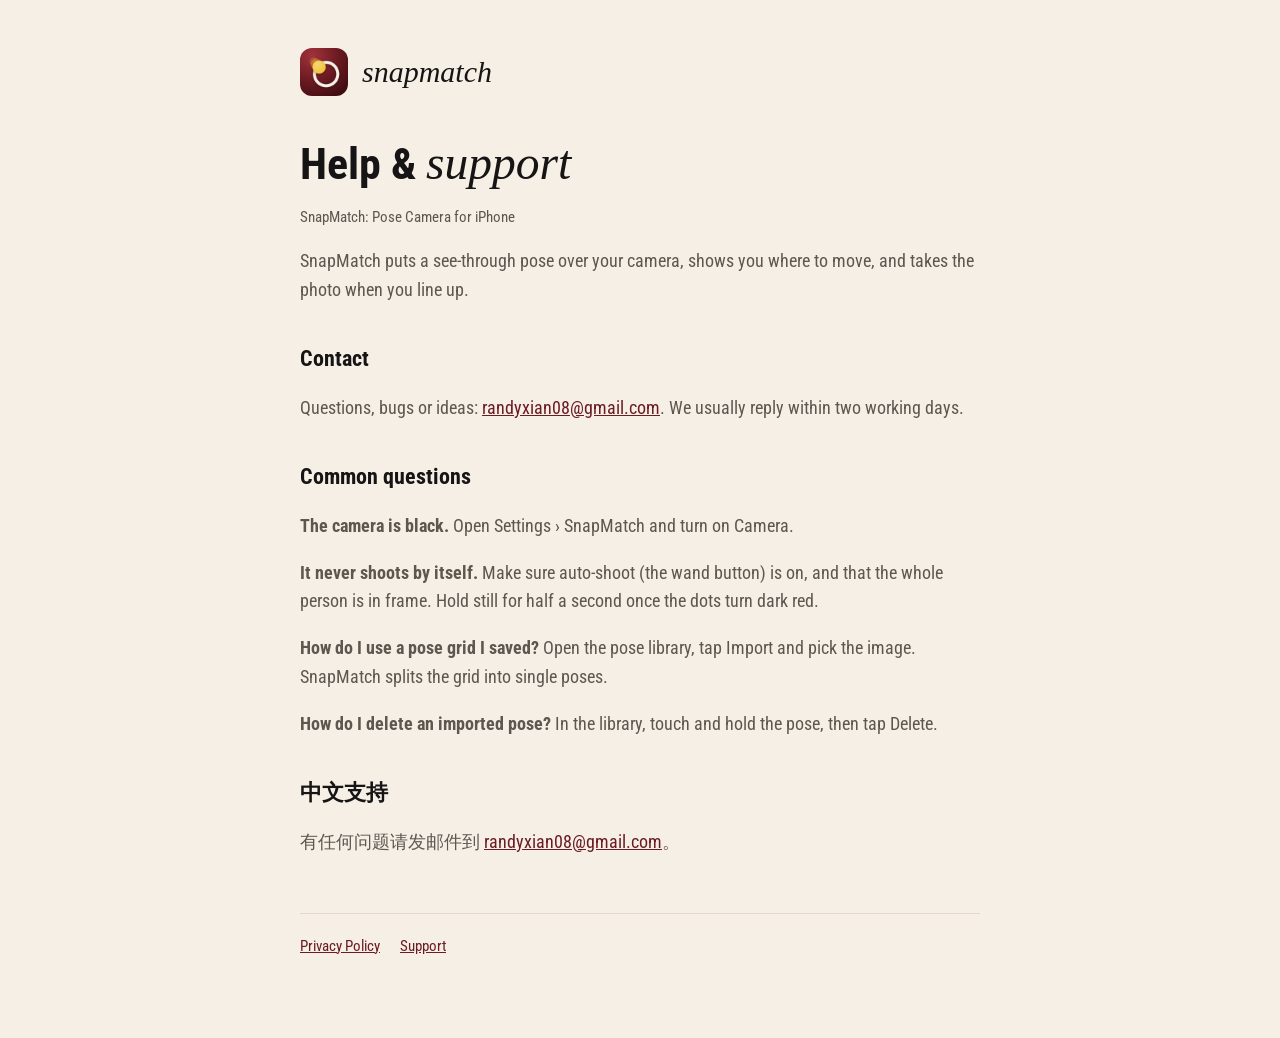
<file: index.html>
<!doctype html><html lang="en"><head><meta charset="utf-8"><meta name="viewport" content="width=device-width,initial-scale=1">
<title>SnapMatch Support</title><link rel="stylesheet" href="style.css"></head><body><main>
<header><img src="icon.png" alt=""><a href="./">snapmatch</a></header>
<h1>Help &amp; <em>support</em></h1>
<p class="meta">SnapMatch: Pose Camera for iPhone</p>
<p>SnapMatch puts a see-through pose over your camera, shows you where to move, and takes the photo when you line up.</p>
<h2>Contact</h2>
<p>Questions, bugs or ideas: <a href="mailto:randyxian08@gmail.com">randyxian08@gmail.com</a>. We usually reply within two working days.</p>
<h2>Common questions</h2>
<p><b>The camera is black.</b> Open Settings › SnapMatch and turn on Camera.</p>
<p><b>It never shoots by itself.</b> Make sure auto-shoot (the wand button) is on, and that the whole person is in frame. Hold still for half a second once the dots turn dark red.</p>
<p><b>How do I use a pose grid I saved?</b> Open the pose library, tap Import and pick the image. SnapMatch splits the grid into single poses.</p>
<p><b>How do I delete an imported pose?</b> In the library, touch and hold the pose, then tap Delete.</p>
<h2>中文支持</h2>
<p>有任何问题请发邮件到 <a href="mailto:randyxian08@gmail.com">randyxian08@gmail.com</a>。</p>
<nav><a href="privacy.html">Privacy Policy</a><a href="./">Support</a></nav>
</main></body></html>
</file>
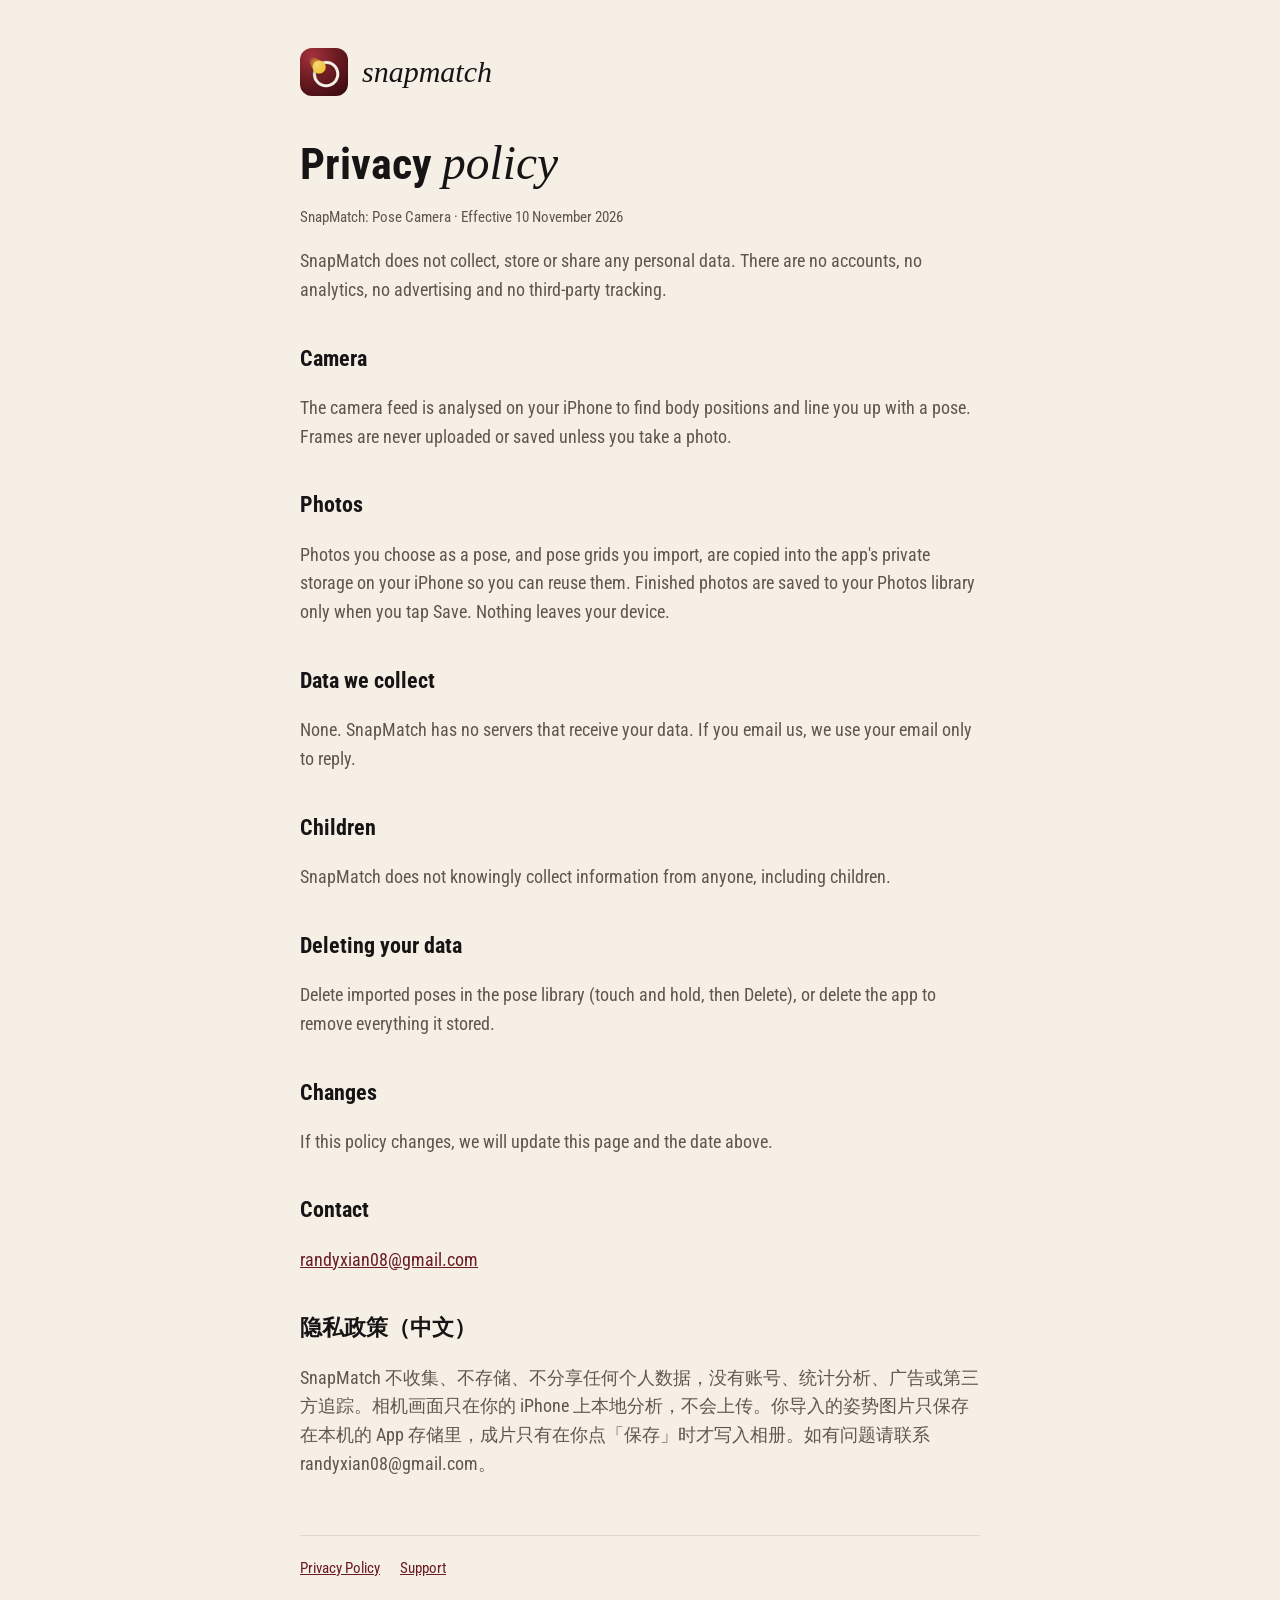
<file: privacy.html>
<!doctype html><html lang="en"><head><meta charset="utf-8"><meta name="viewport" content="width=device-width,initial-scale=1">
<title>SnapMatch Privacy</title><link rel="stylesheet" href="style.css"></head><body><main>
<header><img src="icon.png" alt=""><a href="./">snapmatch</a></header>
<h1>Privacy <em>policy</em></h1>
<p class="meta">SnapMatch: Pose Camera · Effective 10 November 2026</p>
<p>SnapMatch does not collect, store or share any personal data. There are no accounts, no analytics, no advertising and no third-party tracking.</p>
<h2>Camera</h2>
<p>The camera feed is analysed on your iPhone to find body positions and line you up with a pose. Frames are never uploaded or saved unless you take a photo.</p>
<h2>Photos</h2>
<p>Photos you choose as a pose, and pose grids you import, are copied into the app's private storage on your iPhone so you can reuse them. Finished photos are saved to your Photos library only when you tap Save. Nothing leaves your device.</p>
<h2>Data we collect</h2>
<p>None. SnapMatch has no servers that receive your data. If you email us, we use your email only to reply.</p>
<h2>Children</h2>
<p>SnapMatch does not knowingly collect information from anyone, including children.</p>
<h2>Deleting your data</h2>
<p>Delete imported poses in the pose library (touch and hold, then Delete), or delete the app to remove everything it stored.</p>
<h2>Changes</h2>
<p>If this policy changes, we will update this page and the date above.</p>
<h2>Contact</h2>
<p><a href="mailto:randyxian08@gmail.com">randyxian08@gmail.com</a></p>
<h2>隐私政策（中文）</h2>
<p>SnapMatch 不收集、不存储、不分享任何个人数据，没有账号、统计分析、广告或第三方追踪。相机画面只在你的 iPhone 上本地分析，不会上传。你导入的姿势图片只保存在本机的 App 存储里，成片只有在你点「保存」时才写入相册。如有问题请联系 randyxian08@gmail.com。</p>
<nav><a href="privacy.html">Privacy Policy</a><a href="./">Support</a></nav>
</main></body></html>
</file>
<file: style.css>
@font-face{font-family:Serif;src:url(InstrumentSerif-Italic.ttf);font-style:italic}
@font-face{font-family:UI;src:url(RobotoCondensed-Regular.ttf);font-weight:400}
@font-face{font-family:UI;src:url(RobotoCondensed-Bold.ttf);font-weight:700}
:root{--paper:#F5EFE6;--ink:#161414;--soft:#5E5750;--ox:#6B1B22;--line:#E2D9CB}
*{box-sizing:border-box}
body{margin:0;background:var(--paper);color:var(--ink);font:400 18px/1.6 UI,-apple-system,"PingFang SC",sans-serif}
main{max-width:720px;margin:0 auto;padding:48px 20px 80px}
header{display:flex;align-items:center;gap:14px;margin-bottom:40px}
header img{width:48px;height:48px;border-radius:12px}
header a{font:italic 30px Serif;color:var(--ink);text-decoration:none}
h1{font-size:44px;line-height:1.05;margin:0 0 8px;font-weight:700}
h1 em{font:italic 1.08em Serif;font-weight:400}
h2{font-size:22px;margin:36px 0 6px}
p,li{color:var(--soft)}
a{color:var(--ox)}
.meta{color:var(--soft);font-size:15px}
nav{margin-top:56px;padding-top:20px;border-top:1px solid var(--line);display:flex;gap:20px;font-size:15px}
</file>
